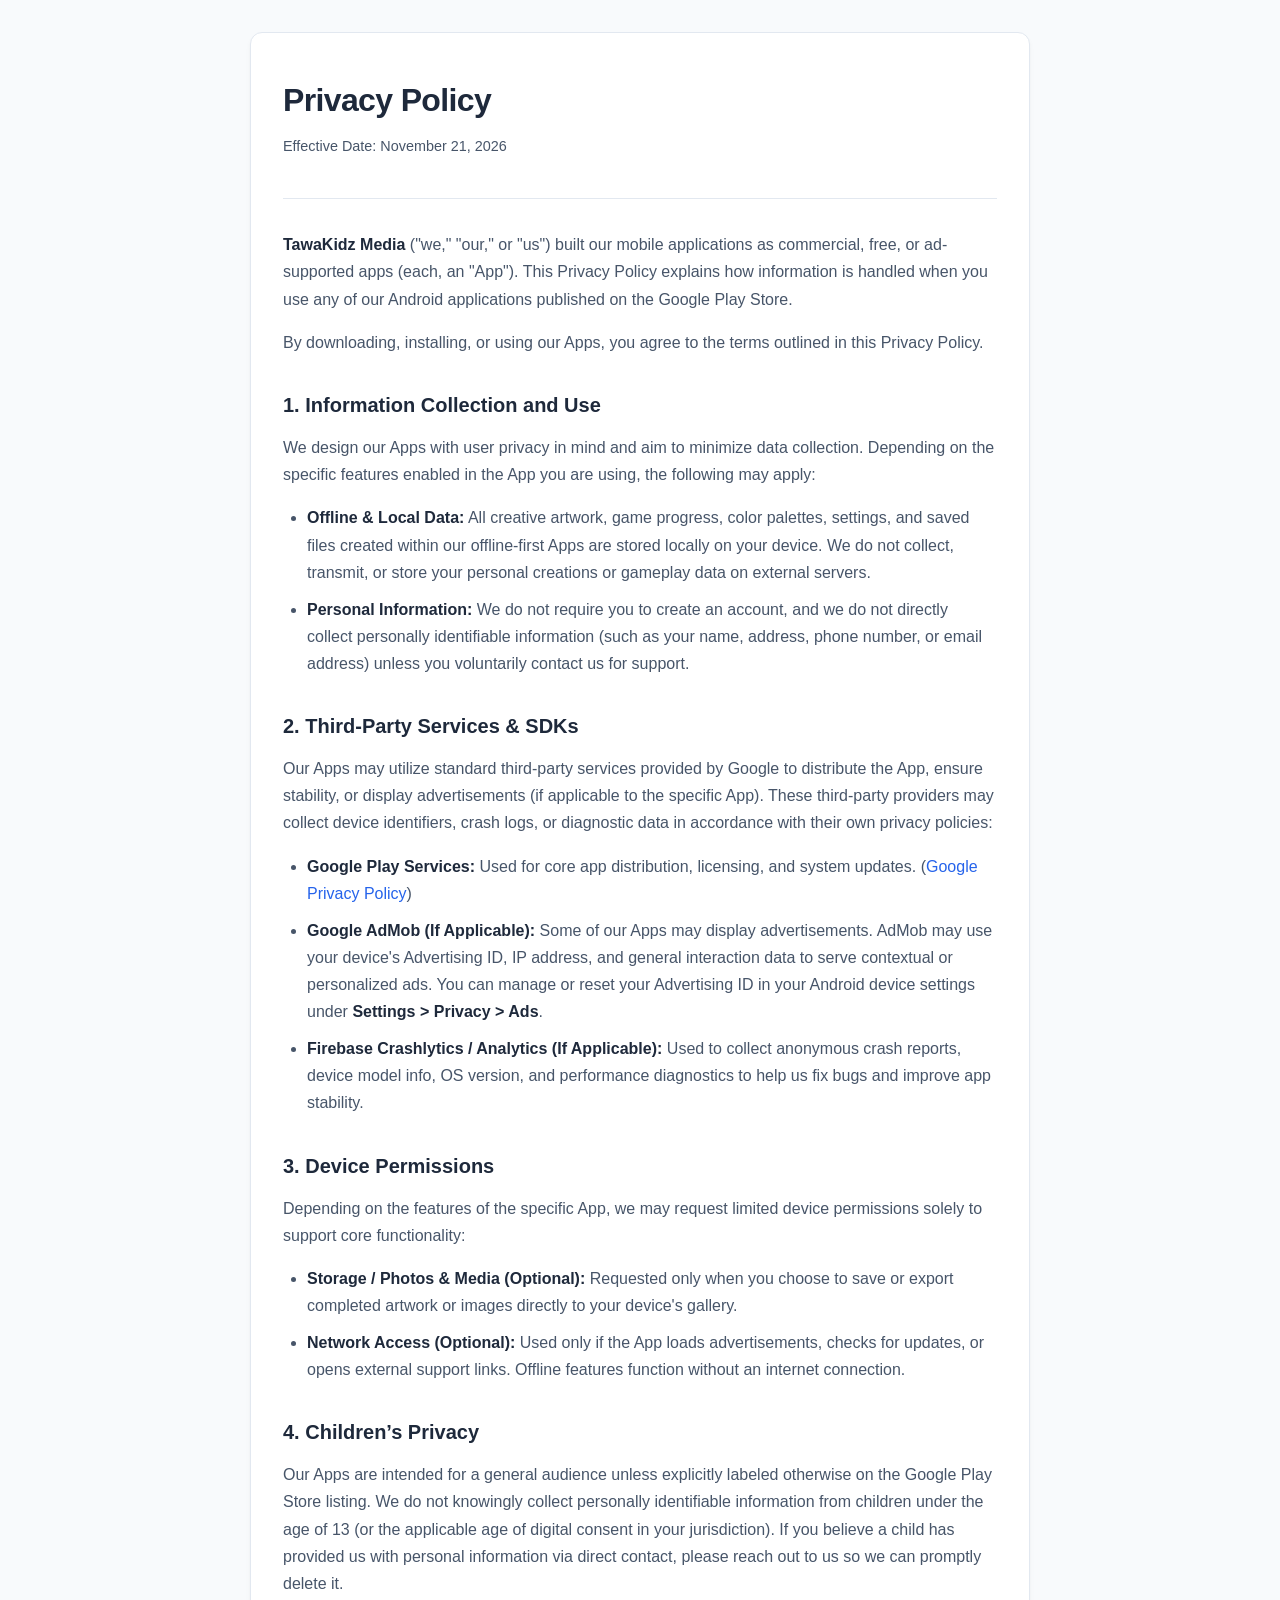
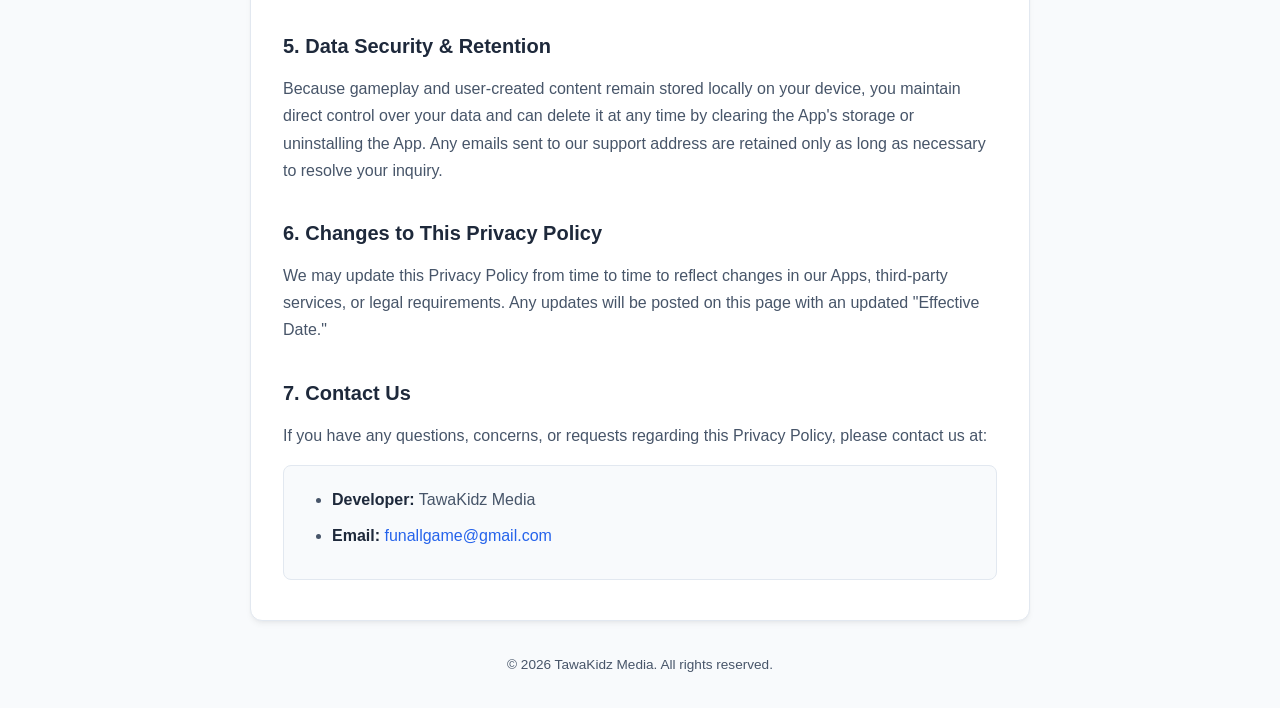
<file: privacy-policy.html>
<!DOCTYPE html>
<html lang="en">
<head>
  <meta charset="UTF-8">
  <meta name="viewport" content="width=device-width, initial-scale=1.0">
  <meta name="robots" content="noindex, follow">
  <title>Privacy Policy — TawaKidz Media</title>
  <style>
    :root {
      --bg-color: #f8fafc;
      --card-bg: #ffffff;
      --text-primary: #1e293b;
      --text-secondary: #475569;
      --accent-color: #2563eb;
      --border-color: #e2e8f0;
    }

    @media (prefers-color-scheme: dark) {
      :root {
        --bg-color: #0f172a;
        --card-bg: #1e293b;
        --text-primary: #f1f5f9;
        --text-secondary: #cbd5e1;
        --accent-color: #60a5fa;
        --border-color: #334155;
      }
    }

    * {
      box-sizing: border-box;
      margin: 0;
      padding: 0;
    }

    body {
      font-family: -apple-system, BlinkMacSystemFont, "Segoe UI", Roboto, Oxygen, Ubuntu, Cantarell, "Helvetica Neue", sans-serif;
      background-color: var(--bg-color);
      color: var(--text-primary);
      line-height: 1.7;
      padding: 2rem 1rem;
      -webkit-font-smoothing: antialiased;
    }

    .container {
      max-width: 780px;
      margin: 0 auto;
      background-color: var(--card-bg);
      border: 1px solid var(--border-color);
      border-radius: 12px;
      padding: 2.5rem 2rem;
      box-shadow: 0 4px 6px -1px rgba(0, 0, 0, 0.05), 0 2px 4px -2px rgba(0, 0, 0, 0.05);
    }

    header {
      border-bottom: 1px solid var(--border-color);
      padding-bottom: 1.5rem;
      margin-bottom: 2rem;
    }

    h1 {
      font-size: 2rem;
      font-weight: 700;
      letter-spacing: -0.02em;
      margin-bottom: 0.4rem;
    }

    .effective-date {
      font-size: 0.9rem;
      color: var(--text-secondary);
      font-weight: 500;
    }

    h2 {
      font-size: 1.25rem;
      font-weight: 600;
      margin-top: 2rem;
      margin-bottom: 0.75rem;
      color: var(--text-primary);
    }

    p {
      margin-bottom: 1rem;
      color: var(--text-secondary);
    }

    ul {
      margin-left: 1.5rem;
      margin-bottom: 1.25rem;
      color: var(--text-secondary);
    }

    li {
      margin-bottom: 0.6rem;
    }

    strong {
      color: var(--text-primary);
      font-weight: 600;
    }

    a {
      color: var(--accent-color);
      text-decoration: none;
    }

    a:hover {
      text-decoration: underline;
    }

    .contact-box {
      background-color: var(--bg-color);
      border: 1px solid var(--border-color);
      border-radius: 8px;
      padding: 1.25rem 1.5rem;
      margin-top: 1rem;
    }

    .contact-box ul {
      margin-bottom: 0;
    }

    footer {
      text-align: center;
      margin-top: 2rem;
      font-size: 0.85rem;
      color: var(--text-secondary);
    }

    @media (max-width: 600px) {
      body {
        padding: 1rem 0.75rem;
      }

      .container {
        padding: 1.75rem 1.25rem;
      }

      h1 {
        font-size: 1.65rem;
      }

      h2 {
        font-size: 1.15rem;
      }
    }
  </style>
</head>
<body>
  <main class="container">
    <header>
      <h1>Privacy Policy</h1>
      <p class="effective-date">Effective Date: November 21, 2026</p>
    </header>

    <section>
      <p><strong>TawaKidz Media</strong> ("we," "our," or "us") built our mobile applications as commercial, free, or ad-supported apps (each, an "App"). This Privacy Policy explains how information is handled when you use any of our Android applications published on the Google Play Store.</p>
      <p>By downloading, installing, or using our Apps, you agree to the terms outlined in this Privacy Policy.</p>
    </section>

    <section>
      <h2>1. Information Collection and Use</h2>
      <p>We design our Apps with user privacy in mind and aim to minimize data collection. Depending on the specific features enabled in the App you are using, the following may apply:</p>
      <ul>
        <li><strong>Offline &amp; Local Data:</strong> All creative artwork, game progress, color palettes, settings, and saved files created within our offline-first Apps are stored locally on your device. We do not collect, transmit, or store your personal creations or gameplay data on external servers.</li>
        <li><strong>Personal Information:</strong> We do not require you to create an account, and we do not directly collect personally identifiable information (such as your name, address, phone number, or email address) unless you voluntarily contact us for support.</li>
      </ul>
    </section>

    <section>
      <h2>2. Third-Party Services &amp; SDKs</h2>
      <p>Our Apps may utilize standard third-party services provided by Google to distribute the App, ensure stability, or display advertisements (if applicable to the specific App). These third-party providers may collect device identifiers, crash logs, or diagnostic data in accordance with their own privacy policies:</p>
      <ul>
        <li><strong>Google Play Services:</strong> Used for core app distribution, licensing, and system updates. (<a href="https://policies.google.com/privacy" target="_blank" rel="noopener noreferrer">Google Privacy Policy</a>)</li>
        <li><strong>Google AdMob (If Applicable):</strong> Some of our Apps may display advertisements. AdMob may use your device's Advertising ID, IP address, and general interaction data to serve contextual or personalized ads. You can manage or reset your Advertising ID in your Android device settings under <strong>Settings &gt; Privacy &gt; Ads</strong>.</li>
        <li><strong>Firebase Crashlytics / Analytics (If Applicable):</strong> Used to collect anonymous crash reports, device model info, OS version, and performance diagnostics to help us fix bugs and improve app stability.</li>
      </ul>
    </section>

    <section>
      <h2>3. Device Permissions</h2>
      <p>Depending on the features of the specific App, we may request limited device permissions solely to support core functionality:</p>
      <ul>
        <li><strong>Storage / Photos &amp; Media (Optional):</strong> Requested only when you choose to save or export completed artwork or images directly to your device's gallery.</li>
        <li><strong>Network Access (Optional):</strong> Used only if the App loads advertisements, checks for updates, or opens external support links. Offline features function without an internet connection.</li>
      </ul>
    </section>

    <section>
      <h2>4. Children’s Privacy</h2>
      <p>Our Apps are intended for a general audience unless explicitly labeled otherwise on the Google Play Store listing. We do not knowingly collect personally identifiable information from children under the age of 13 (or the applicable age of digital consent in your jurisdiction). If you believe a child has provided us with personal information via direct contact, please reach out to us so we can promptly delete it.</p>
    </section>

    <section>
      <h2>5. Data Security &amp; Retention</h2>
      <p>Because gameplay and user-created content remain stored locally on your device, you maintain direct control over your data and can delete it at any time by clearing the App's storage or uninstalling the App. Any emails sent to our support address are retained only as long as necessary to resolve your inquiry.</p>
    </section>

    <section>
      <h2>6. Changes to This Privacy Policy</h2>
      <p>We may update this Privacy Policy from time to time to reflect changes in our Apps, third-party services, or legal requirements. Any updates will be posted on this page with an updated "Effective Date."</p>
    </section>

    <section>
      <h2>7. Contact Us</h2>
      <p>If you have any questions, concerns, or requests regarding this Privacy Policy, please contact us at:</p>
      <div class="contact-box">
        <ul>
          <li><strong>Developer:</strong> TawaKidz Media</li>
          <li><strong>Email:</strong> <a href="mailto:funallgame@gmail.com">funallgame@gmail.com</a></li>
        </ul>
      </div>
    </section>
  </main>

  <footer>
    &copy; 2026 TawaKidz Media. All rights reserved.
  </footer>
</body>
</html>
</file>
